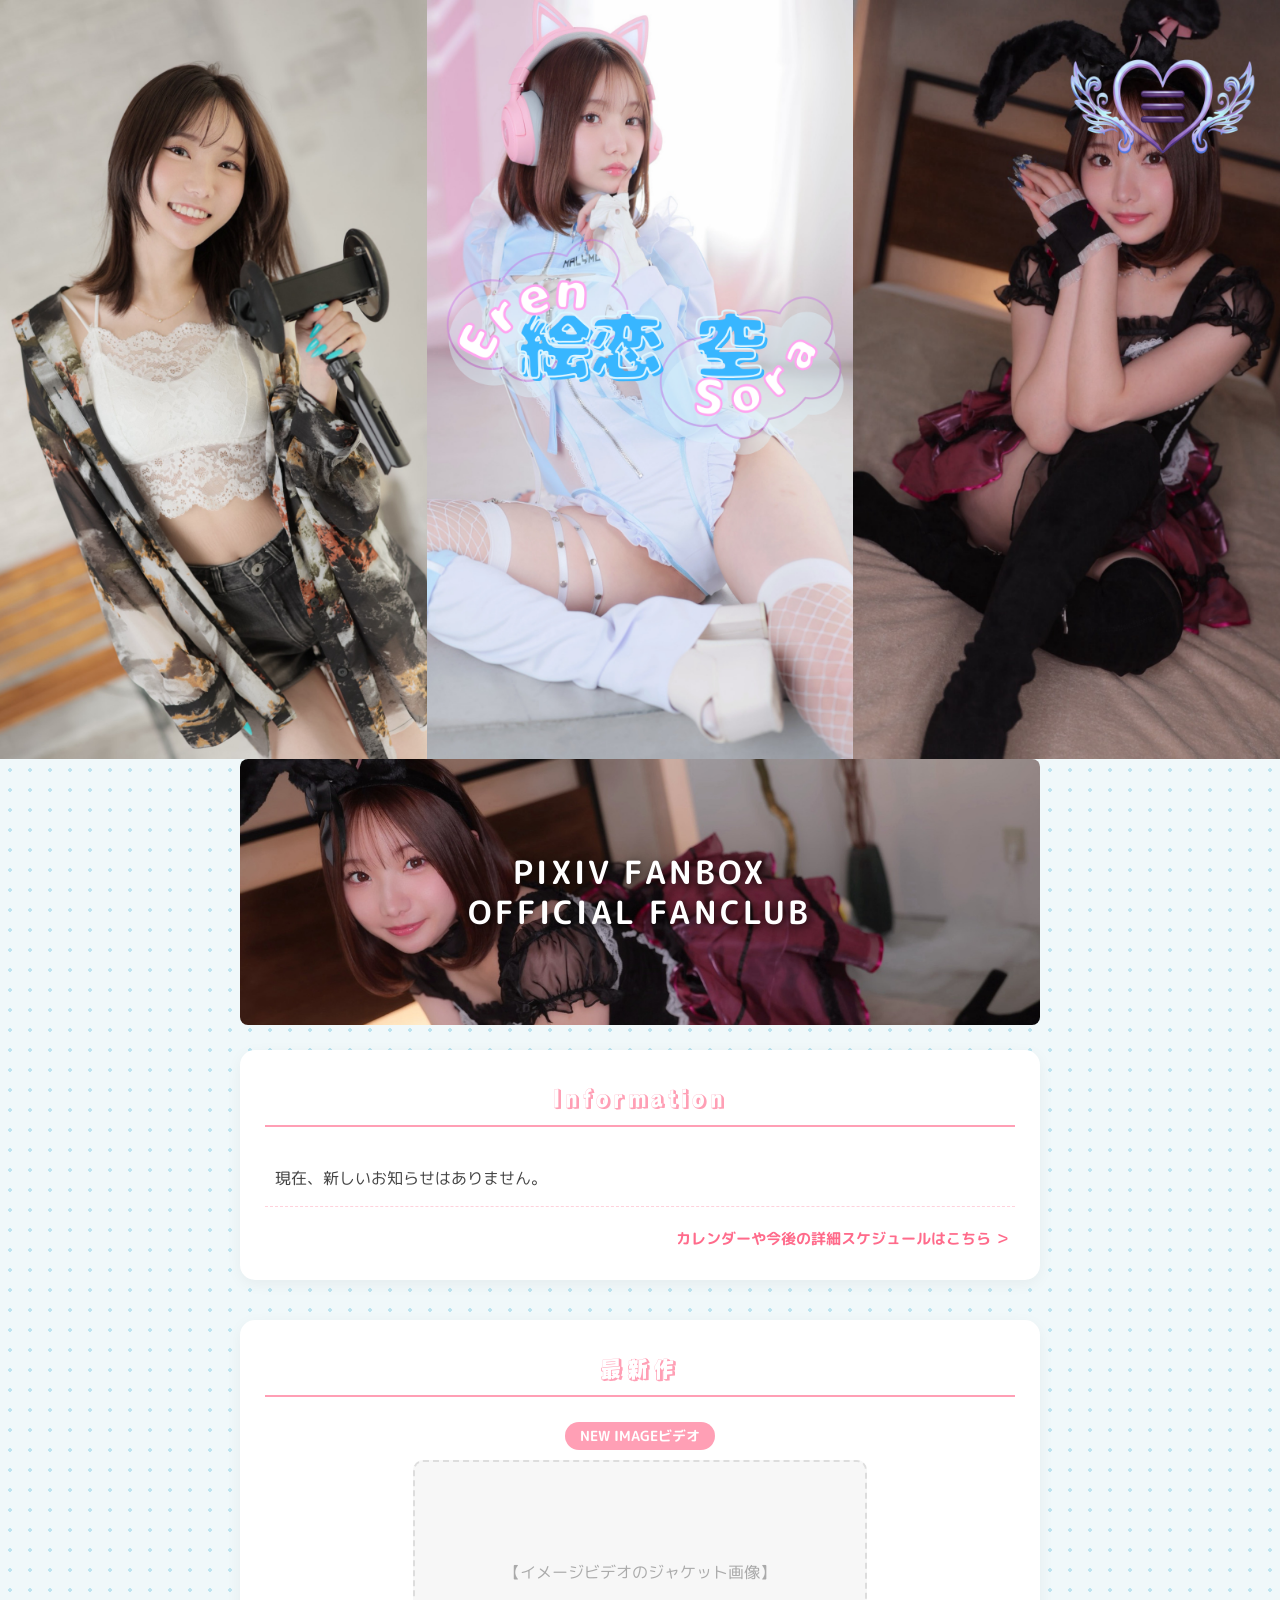
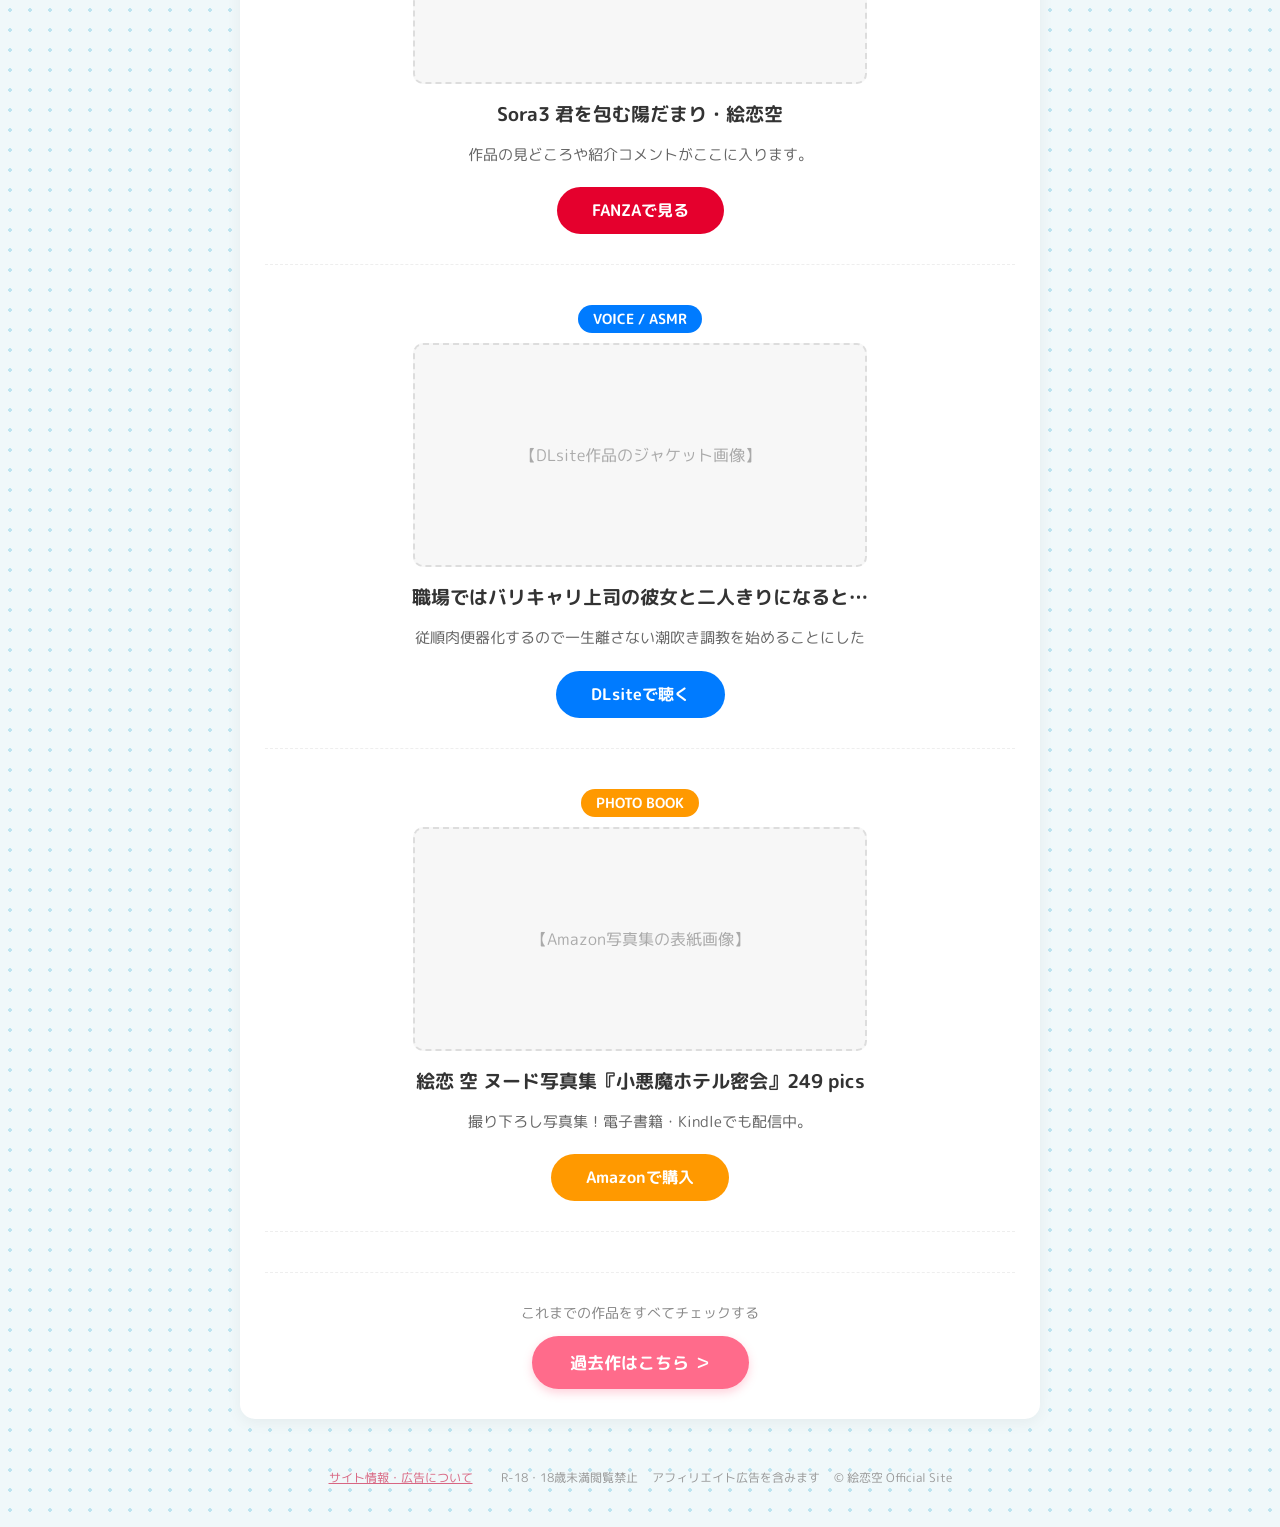
<file: index.html>
<!DOCTYPE html>
<html lang="ja">
<head>
    <meta charset="UTF-8">
    <meta name="viewport" content="width=device-width, initial-scale=1.0">
    <title>絵恋空 Official Site</title>
    <meta name="description" content="絵恋空 Official Site。配信スケジュール、作品情報、公式リンクをご案内します。">
    
    <!-- Googleフォントの読み込み -->
    <link rel="preconnect" href="https://fonts.googleapis.com">
    <link rel="preconnect" href="https://fonts.gstatic.com" crossorigin>
    <link href="https://fonts.googleapis.com/css2?family=M+PLUS+Rounded+1c:wght@400;700&family=Rampart+One&display=swap" rel="stylesheet">
    <link rel="stylesheet" href="back-to-top.css">
    
    <style>
        /* ========================================
           全体設定（ソース通りの水色ドット背景）
           ======================================== */
        body { 
            margin: 0; 
            font-family: 'M PLUS Rounded 1c', sans-serif; 
            color: #333; 
            overflow-x: hidden; /* 横揺れ・ズレを完全に防止 */
            background-color: #f0f8fa; 
            background-image: radial-gradient(#bce4f0 2px, transparent 2px); 
            background-size: 20px 20px; 
        }

        /* ========================================
           右上の可愛いメニューアイコン（雛形通りのサイズ：200px / 100px）
           ======================================== */
        .hamburger-menu {
            position: fixed;
            top: 20px;
            right: 20px;
            z-index: 999;
        }

        #menu-toggle {
            display: none;
        }

        .custom-menu-icon {
            display: block;
            width: 200px;
            height: 200px;
            cursor: pointer;
            z-index: 1000;
            position: relative;
        }

        .custom-menu-icon img {
            width: 100%;
            height: 100%;
            position: absolute;
            top: 0;
            left: 0;
            transition: all 0.3s ease;
        }

        .icon-close {
            opacity: 0;
            transform: scale(0.5) rotate(-45deg);
        }

        #menu-toggle:checked ~ .custom-menu-icon .icon-open {
            opacity: 0;
            transform: scale(0.5) rotate(45deg);
        }

        #menu-toggle:checked ~ .custom-menu-icon .icon-close {
            opacity: 1;
            transform: scale(1) rotate(0);
        }

        /* スライドメニューの中身 */
        .menu-content {
            position: fixed;
            top: 0;
            right: -100%;
            width: 250px;
            height: 100vh;
            background-color: rgba(255, 255, 255, 0.95);
            box-shadow: -2px 0 5px rgba(0,0,0,0.1);
            transition: all 0.3s;
            padding-top: 220px;
        }

        #menu-toggle:checked ~ .menu-content {
            right: 0;
        }

        .menu-content ul {
            list-style: none;
            padding: 0;
            margin: 0;
        }

        .menu-content li {
            text-align: center;
            border-bottom: 1px dashed #ccc;
        }

        .menu-content a {
            display: block;
            padding: 20px;
            text-decoration: none;
            color: #333;
            font-family: 'Rampart One', sans-serif;
            font-size: 1.5rem;
            transition: background 0.3s, color 0.3s;
        }

        .menu-content a:hover {
            background-color: #ffd1dc;
            color: white;
        }

        /* ========================================
           ① ファーストビュー（3枚画像：余白ゼロでピタッと密着）
           ======================================== */
        .top-images {
            display: flex;
            width: 100%;
            line-height: 0; /* 画像下の数ミリの隙間を完全消去 */
        }

        .top-images img {
            width: 33.333%;
            height: auto;
            display: block;
            vertical-align: bottom;
        }

        /* ========================================
           ② FANBOXバナー
           ======================================== */
        .banner-wrapper {
            width: 100%;
            margin: 0;
            padding: 0;
            line-height: 0; /* 画像下の隙間ゼロ */
        }

        .banner-flex {
            width: 100%;
            max-width: 1200px;
            margin: 0 auto;
            display: flex;
            align-items: center;
            justify-content: center;
            gap: 15px;
            box-sizing: border-box;
            padding: 0 15px;
        }

        /* 中央のFANBOXバナー */
        .full-width-banner {
            display: block; 
            position: relative;
            flex: 1;
            max-width: 800px; 
            text-decoration: none; 
            transition: opacity 0.3s ease; 
            line-height: 0;
        }

        .full-width-banner:hover {
            opacity: 0.85; 
        }

        .full-width-banner img {
            width: 100%; 
            height: auto; 
            display: block; 
            border-radius: 8px;
        }

        .banner-text {
            position: absolute;
            top: 50%;
            left: 50%;
            transform: translate(-50%, -50%);
            width: 100%;
            color: #fff;
            font-family: 'M PLUS Rounded 1c', sans-serif;
            font-size: 2rem;
            font-weight: 700;
            line-height: 1.25;
            letter-spacing: 0.1em;
            text-align: center;
            text-shadow: 2px 2px 10px rgba(0,0,0,0.8);
            pointer-events: none;
        }

        /* ========================================
           メインコンテンツエリア
           ======================================== */
        .container { 
            max-width: 800px; 
            margin: 25px auto 50px auto; 
            padding: 0 20px; 
        }

        .section {
            background: white; 
            padding: 30px 25px; 
            margin-bottom: 40px; 
            border-radius: 15px; 
            box-shadow: 0 4px 15px rgba(0,0,0,0.05); 
        }

        .site-footer {
            display: flex;
            flex-wrap: wrap;
            justify-content: center;
            gap: 5px 14px;
            margin: 28px auto 40px;
            padding: 0 20px;
            color: #999;
            text-align: center;
            font-size: .72rem;
            line-height: 1.6;
        }

        .site-footer a {
            margin-right: 14px;
            color: #d86682;
        }

        .section-title {
            font-family: 'Rampart One', sans-serif;
            font-weight: 400;
            text-align: center;
            color: #ff9fb5;
            border-bottom: 2px solid #ff9fb5;
            padding-bottom: 10px;
            margin-top: 0;
            margin-bottom: 25px;
            letter-spacing: 0.1em;
        }

        /* ========================================
           Information（予定リスト＋各行下線＋詳細リンク）
           ======================================== */
        .info-list {
            list-style: none;
            padding: 0;
            margin: 0 0 20px 0;
        }

        .info-list li {
            padding: 14px 10px;
            border-bottom: 1px dashed #ffd1dc;
            font-size: 1rem;
            line-height: 1.6;
            display: flex;
            flex-wrap: wrap;
            align-items: baseline;
        }

        .info-list li:last-child {
            border-bottom: 1px dashed #ffd1dc;
        }

        .info-date {
            font-weight: bold;
            color: #ff9fb5;
            margin-right: 15px;
            white-space: nowrap;
        }

        .info-text {
            color: #444;
            flex: 1;
        }

        .info-detail-link {
            text-align: right;
            margin-top: 15px;
            padding-right: 5px;
        }

        .info-detail-link a {
            color: #ff6b8b;
            text-decoration: none;
            font-weight: bold;
            font-size: 0.95rem;
            transition: opacity 0.3s;
        }

        .info-detail-link a:hover {
            opacity: 0.7;
            text-decoration: underline;
        }

        /* ========================================
           Latest Works（作品紹介カード）
           ======================================== */
        .work-card {
            text-align: center;
            margin-bottom: 40px;
            padding-bottom: 30px;
            border-bottom: 1px dashed #eee;
        }

        .work-card:last-of-type {
            border-bottom: none;
            margin-bottom: 20px;
            padding-bottom: 0;
        }

        .work-badge {
            display: inline-block;
            background-color: #ff9fb5;
            color: white;
            padding: 4px 15px;
            border-radius: 20px;
            font-size: 0.85rem;
            font-weight: bold;
            margin-bottom: 10px;
        }

        .work-card h3 {
            margin: 5px 0 10px 0;
            font-size: 1.2rem;
            color: #333;
        }

        .work-card p {
            font-size: 0.95rem;
            color: #666;
            margin-bottom: 20px;
            line-height: 1.6;
        }

        .work-image-placeholder {
            width: 100%;
            max-width: 450px;
            height: 220px;
            background-color: #f7f7f7;
            border: 2px dashed #ddd;
            line-height: 220px; 
            margin: 0 auto 15px auto;
            border-radius: 10px;
            color: #aaa;
        }

        /* 各種ボタン */
        .btn { 
            display: inline-block; 
            padding: 12px 35px; 
            color: white; 
            text-decoration: none; 
            border-radius: 30px; 
            font-weight: bold; 
            transition: opacity 0.3s, transform 0.2s;
        }
        
        .btn:hover {
            opacity: 0.85;
            transform: scale(1.02);
        }

        .btn-dmm { background-color: #e5002d; }
        .btn-dl { background-color: #007bff; }
        .btn-amazon { background-color: #ff9900; }
        
        /* 過去作一覧へのリンクボタン */
        .archive-area {
            text-align: center;
            margin-top: 30px;
            padding-top: 15px;
            border-top: 1px dashed #eee;
        }

        .btn-archive {
            background-color: #ff6b8b;
            font-size: 1.05rem;
            padding: 14px 38px;
            box-shadow: 0 4px 10px rgba(255, 107, 139, 0.3);
        }

        /* ========================================
           レスポンシブ切り替え（PC半分＆スマホ・モバイル対応）
           ======================================== */
        /* 幅1100px以下（PC画面半分、タブレット、スマホ） */
        @media screen and (max-width: 1100px) {
            .banner-flex {
                padding: 0;
                gap: 0;
            }
            .full-width-banner img {
                border-radius: 0;
            }

        }

        /* 幅900px以下（スマホ表示）：雛形通りの設定 */
        @media screen and (max-width: 900px) {
            .top-images .img-left,
            .top-images .img-right {
                display: none;
            }
            .top-images .img-center {
                width: 100%;
            }
            .custom-menu-icon {
                width: 100px;
                height: 100px;
            }
            .menu-content {
                padding-top: 120px;
            }
            .banner-text {
                font-size: 1.2rem;
            }
            .info-list li {
                padding: 12px 5px;
            }
        }
    </style>
</head>
<body>

    <!-- 右上の固定メニュー（羽アイコン：PC 200px / スマホ 100px） -->
    <div class="hamburger-menu">
        <input type="checkbox" id="menu-toggle">
        <label for="menu-toggle" class="custom-menu-icon">
            <img src="open.png" class="icon-open" alt="メニュー">
            <img src="close.png" class="icon-close" alt="閉じる">
        </label>
        
        <nav class="menu-content">
            <ul>
                <li><a href="profile.html">Profile</a></li>
                <li><a href="schedule.html">Schedule</a></li>
                <!----><li><a href="https://video.dmm.co.jp/av/list/?actress=1096339" target="_blank" rel="noopener noreferrer">Works</a></li>
                <li><a href="links.html">Official Links</a></li>
            </ul>
        </nav>
    </div>

    <!-- ① ファーストビュー（3枚画像：余白ゼロ） -->
    <div class="top-images">
        <img src="left.png" class="img-left" alt="">
        <img src="center半角.png" class="img-center" alt="絵恋空 Official Web Site">
        <img src="right.png" class="img-right" alt="">
    </div>

    <!-- ② FANBOX 横長バナー -->
    <div class="banner-wrapper">
        <div class="banner-flex">
            <a href="https://erensora.fanbox.cc/" class="full-width-banner" target="_blank">
                <img src="fanbox.png" alt="PIXIV FANBOX OFFICIAL FANCLUB">
                <span class="banner-text">PIXIV FANBOX<br>OFFICIAL FANCLUB</span>
            </a>
        </div>
    </div>

    <!-- メインコンテンツ -->
    <div class="container">

        <!-- ③ トップのインフォメーション（予定リスト＋1行ごと下線＋スケジュールリンク） -->
        <section id="info" class="section">
            <h2 class="section-title">Information</h2>
            <ul class="info-list">
                <li>
                    <span class="info-text">現在、新しいお知らせはありません。</span>
                </li>

                <!-- お知らせ追加用の雛形：下の3行をコピーし、このコメントの外に貼って書き換えます。
                <li>
                    <span class="info-date">2026.09.05</span>
                    <span class="info-text">ここに短いお知らせを書きます。</span>
                </li>
                -->
            </ul>
            <div class="info-detail-link">
                <a href="schedule.html">カレンダーや今後の詳細スケジュールはこちら ＞</a>
            </div>
        </section>

        <!-- ④ 一番下：最新作（Works） -->
        <section id="latest-works" class="section">
            <h2 class="section-title">最新作</h2>

            <!-- 最新作①：イメージビデオ -->
            <div class="work-card">
                <span class="work-badge">NEW IMAGEビデオ</span>
                <div class="work-image-placeholder">【イメージビデオのジャケット画像】</div> 
                <h3>Sora3 君を包む陽だまり・絵恋空</h3>
                <p>作品の見どころや紹介コメントがここに入ります。</p>
                <!-- あとでアフィリンクにする-->
                <a href="https://video.dmm.co.jp/av/list/?actress=1096339" class="btn btn-dmm" target="_blank">FANZAで見る</a>
            </div>

            <!-- 最新作②：DLサイト -->
            <div class="work-card">
                <span class="work-badge" style="background-color: #007bff;">VOICE / ASMR</span>
                <div class="work-image-placeholder">【DLsite作品のジャケット画像】</div> 
                <h3>職場ではバリキャリ上司の彼女と二人きりになると…</h3>
                <p>従順肉便器化するので一生離さない潮吹き調教を始めることにした</p>
                <!-- あとでアフィリンクにする-->
                <a href="https://www.dlsite.com/maniax/work/=/product_id/RJ01673925.html" class="btn btn-dl" target="_blank">DLsiteで聴く</a>
            </div>

            <!-- 最新作③：Amazon写真集 -->
            <div class="work-card">
                <span class="work-badge" style="background-color: #ff9900;">PHOTO BOOK</span>
                <div class="work-image-placeholder">【Amazon写真集の表紙画像】</div> 
                <h3>絵恋 空 ヌード写真集『小悪魔ホテル密会』249 pics </h3>
                <p>撮り下ろし写真集！電子書籍・Kindleでも配信中。</p>
                <!-- あとでアフィリンクにする-->
                <a href="https://www.amazon.co.jp/dp/B0H7GDNDVN" class="btn btn-amazon" target="_blank">Amazonで購入</a>
            </div>

            <!-- 過去作一覧へのリンクボタン -->
            <div class="archive-area">
                <p style="color: #888; font-size: 0.9rem; margin-bottom: 12px;">これまでの作品をすべてチェックする</p>
                <a href="https://video.dmm.co.jp/av/list/?actress=1096339" class="btn btn-archive" target="_blank" rel="noopener noreferrer">過去作はこちら ＞</a>
            </div>

        </section>

    </div>

    <footer class="site-footer">
        <a href="site-info.html">サイト情報・広告について</a>
        <span>R-18・18歳未満閲覧禁止</span>
        <span>アフィリエイト広告を含みます</span>
        <span>© 絵恋空 Official Site</span>
    </footer>

    <button class="back-to-top" type="button" aria-label="ページ上部へ戻る" title="ページ上部へ戻る">
        <span aria-hidden="true">↑</span>
    </button>
    <script src="back-to-top.js"></script>

</body>
</html>
</file>
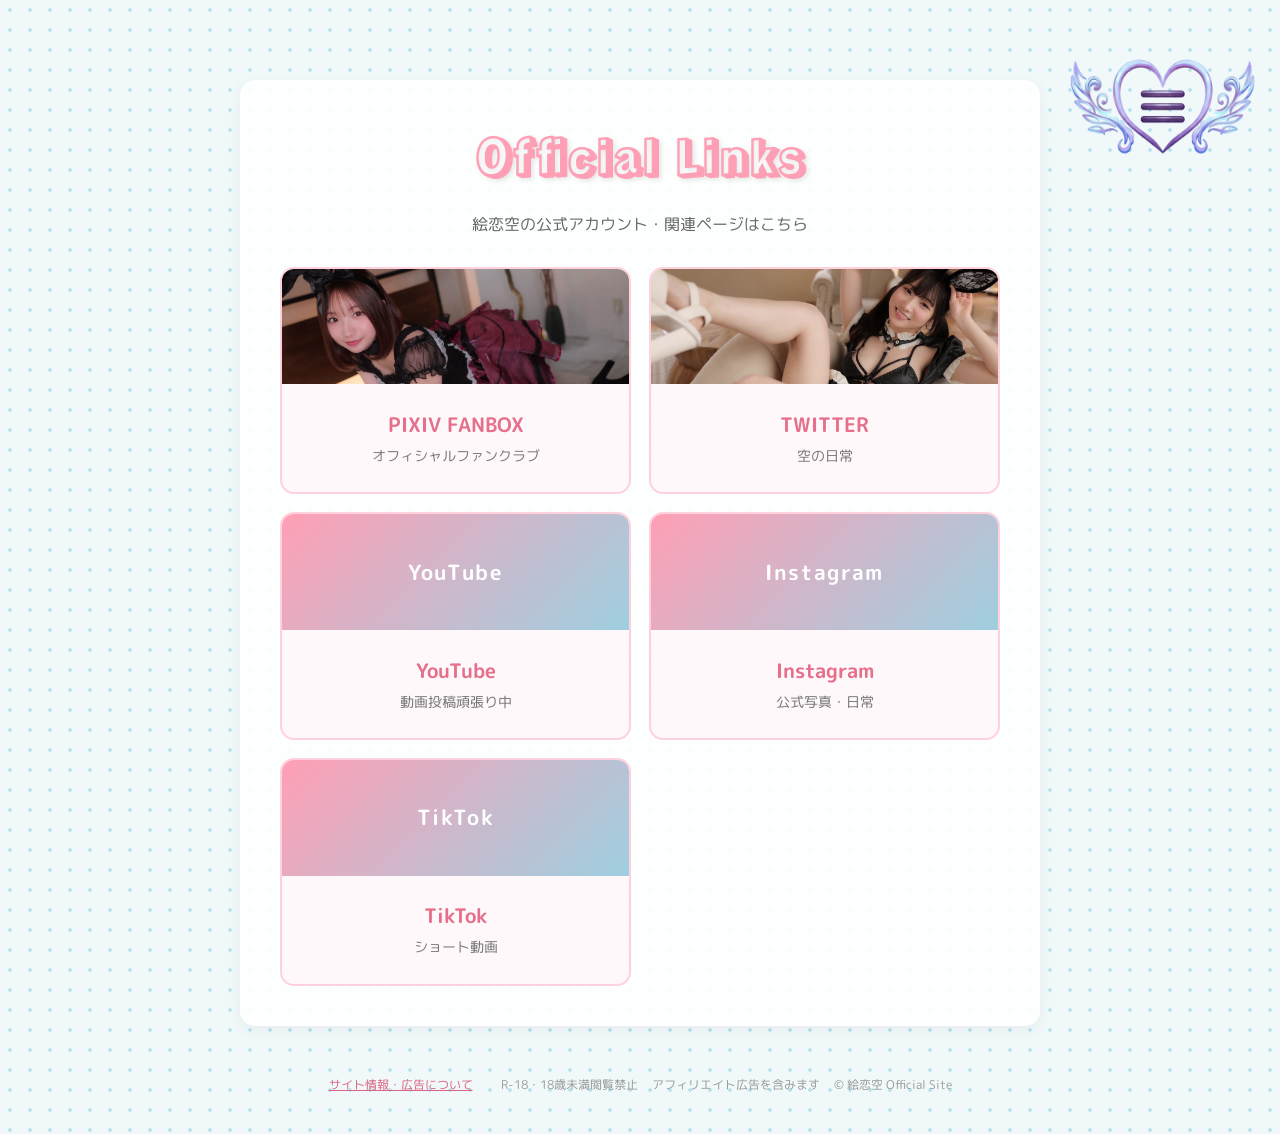
<file: links.html>
<!DOCTYPE html>
<html lang="ja">
<head>
    <meta charset="UTF-8">
    <meta name="viewport" content="width=device-width, initial-scale=1.0">
    <title>Official Links - 絵恋空 Official Site</title>
    
    <!-- フォントの読み込み -->
    <link rel="preconnect" href="https://fonts.googleapis.com">
    <link rel="preconnect" href="https://fonts.gstatic.com" crossorigin>
    <link href="https://fonts.googleapis.com/css2?family=M+PLUS+Rounded+1c:wght@400;700&family=Rampart+One&display=swap" rel="stylesheet">
    <link rel="stylesheet" href="back-to-top.css">
    
    <style>
        /* ========================================
           全体設定（トップページと共通）
           ======================================== */
        body { 
            margin: 0; 
            font-family: 'M PLUS Rounded 1c', sans-serif; 
            color: #333; 
            overflow-x: hidden;
            background-color: #f0f8fa; 
            background-image: radial-gradient(#bce4f0 2px, transparent 2px); 
            background-size: 20px 20px; 
        }

        /* ========================================
           コンテンツエリア（ページの中身を囲む箱）
           ======================================== */
        .container { 
            max-width: 800px; 
            margin: 80px auto 50px; /* 上に少し多めの余白（アイコンと被らないため） */
            padding: 0 20px; 
        }

        .page-content {
            background: rgba(255, 255, 255, 0.9); /* 少し透ける白背景で可愛く */
            padding: 40px; 
            border-radius: 15px; 
            box-shadow: 0 4px 15px rgba(0,0,0,0.05); 
        }

        /* ページタイトルのデザイン */
        h1.page-title {
            font-family: 'Rampart One', sans-serif;
            text-align: center;
            font-size: 3rem;
            color: #ff9fb5;
            margin-top: 0;
            margin-bottom: 30px;
            text-shadow: 2px 2px 5px rgba(0,0,0,0.1);
        }

        .site-footer {
            display: flex;
            flex-wrap: wrap;
            justify-content: center;
            gap: 5px 14px;
            margin: 28px auto 40px;
            padding: 0 20px;
            color: #999;
            text-align: center;
            font-size: .72rem;
            line-height: 1.6;
        }

        .site-footer a { margin-right: 14px; color: #d86682; }

        .links-intro {
            margin: -10px 0 28px;
            color: #666;
            line-height: 1.8;
            text-align: center;
        }

        .official-links {
            display: grid;
            grid-template-columns: repeat(2, minmax(0, 1fr));
            gap: 18px;
        }

        .official-link {
            display: flex;
            flex-direction: column;
            overflow: hidden;
            color: #333;
            background: #fff8fa;
            border: 2px solid #ffd1dc;
            border-radius: 14px;
            text-align: center;
            text-decoration: none;
            box-sizing: border-box;
            transition: transform 0.2s ease, box-shadow 0.2s ease, background 0.2s ease;
        }

        .link-image {
            display: block;
            width: 100%;
            aspect-ratio: 3 / 1;
            object-fit: cover;
        }

        .link-image-placeholder {
            display: flex;
            align-items: center;
            justify-content: center;
            width: 100%;
            aspect-ratio: 3 / 1;
            color: #fff;
            background: linear-gradient(135deg, #ff9fb5, #9ecfe0);
            font-size: 1.3rem;
            font-weight: 700;
            letter-spacing: .08em;
        }

        .link-content {
            display: flex;
            flex: 1;
            flex-direction: column;
            justify-content: center;
            min-height: 76px;
            padding: 16px 18px;
        }

        .official-link:hover {
            transform: translateY(-3px);
            background: #fff;
            box-shadow: 0 6px 16px rgba(255, 159, 181, 0.25);
        }

        .link-name {
            color: #e66f8b;
            font-size: 1.25rem;
            font-weight: 700;
        }

        .link-description {
            margin-top: 7px;
            color: #777;
            font-size: 0.9rem;
            line-height: 1.5;
        }

        /* ========================================
           ハンバーガーメニュー（トップページと完全に同じ）
           ======================================== */
        .hamburger-menu {
            position: fixed;
            top: 20px;
            right: 20px;
            z-index: 999;
        }

        #menu-toggle { display: none; }

        .custom-menu-icon {
            display: block;
            width: 200px;  
            height: 200px;
            cursor: pointer;
            z-index: 1000;
            position: relative;
        }

        .custom-menu-icon img {
            width: 100%;
            height: 100%;
            position: absolute;
            top: 0;
            left: 0;
            transition: all 0.3s ease;
        }

        .icon-close {
            opacity: 0;
            transform: scale(0.5) rotate(-45deg);
        }

        #menu-toggle:checked ~ .custom-menu-icon .icon-open {
            opacity: 0;
            transform: scale(0.5) rotate(45deg);
        }

        #menu-toggle:checked ~ .custom-menu-icon .icon-close {
            opacity: 1;
            transform: scale(1) rotate(0);
        }

        .menu-content {
            position: fixed;
            top: 0;
            right: -100%;
            width: 250px;
            height: 100vh;
            background-color: rgba(255, 255, 255, 0.95);
            box-shadow: -2px 0 5px rgba(0,0,0,0.1);
            transition: all 0.3s;
            padding-top: 220px; 
        }

        .menu-content ul {
            list-style: none;
            padding: 0;
            margin: 0;
        }

        .menu-content li {
            text-align: center;
            border-bottom: 1px dashed #ccc;
        }

        .menu-content a {
            display: block;
            padding: 20px;
            text-decoration: none;
            color: #333;
            font-family: 'Rampart One', sans-serif;
            font-size: 1.5rem;
            transition: background 0.3s, color 0.3s;
        }

        .menu-content a:hover {
            background-color: #ffd1dc;
            color: white;
        }

        #menu-toggle:checked ~ .menu-content {
            right: 0;
        }

@media screen and (max-width: 900px) {
    .custom-menu-icon {
        width: 100px;  /* スマホでの幅（好みのサイズに調整してください） */
        height: 100px; /* 幅と同じ数値にします */
    }
    
    /* ↓追加：アイコンに合わせてメニュー内の上の隙間も少し狭くする */
    .menu-content {
        padding-top: 120px; 
    }

    .page-content {
        padding: 30px 18px;
    }

    h1.page-title {
        font-size: 2.3rem;
    }

    .official-links {
        grid-template-columns: 1fr;
    }
}
    </style>
</head>
<body>

    <!-- 右上の固定ハンバーガーメニュー（全ページ共通） -->
    <div class="hamburger-menu">
        <input type="checkbox" id="menu-toggle">
        
        <label for="menu-toggle" class="custom-menu-icon">
            <img src="open.png" class="icon-open" alt="メニュー">
            <img src="close.png" class="icon-close" alt="閉じる">
        </label>
        
        <nav class="menu-content">
            <ul>
                <!-- トップページに戻るリンクを追加しておくと便利です -->
                <li><a href="index.html">Home</a></li> 
                <li><a href="profile.html">Profile</a></li>
                <li><a href="schedule.html">Schedule</a></li>
                <li><a href="https://video.dmm.co.jp/av/list/?actress=1096339" target="_blank" rel="noopener noreferrer">Works</a></li>
                <li><a href="links.html">Official Links</a></li>
            </ul>
        </nav>
    </div>

    <!-- ページの中身エリア -->
    <div class="container">
        <div class="page-content">
            
            <!-- ここから自由にページの中身を書いていきます -->
            <h1 class="page-title">Official Links</h1>
            <p class="links-intro">絵恋空の公式アカウント・関連ページはこちら</p>

            <div class="official-links">
                <a href="https://erensora.fanbox.cc/" class="official-link" target="_blank" rel="noopener noreferrer">
                    <img src="fanbox.png" class="link-image" alt="PIXIV FANBOX">
                    <span class="link-content">
                        <span class="link-name">PIXIV FANBOX</span>
                        <span class="link-description">オフィシャルファンクラブ</span>
                    </span>
                </a>
                <a href="https://x.com/eren_cmore" class="official-link" target="_blank" rel="noopener noreferrer">
                    <img src="twitter.png" class="link-image" alt="サービス名">
                    <span class="link-content">
                        <span class="link-name">TWITTER</span>
                        <span class="link-description">空の日常</span>
                    </span>
                </a>
                <a href="https://www.youtube.com/@erensora" class="official-link" target="_blank" rel="noopener noreferrer">
                    <div class="link-image-placeholder" aria-label="YouTube">YouTube</div>
                    <span class="link-content">
                        <span class="link-name">YouTube</span>
                        <span class="link-description">動画投稿頑張り中</span>
                    </span>
                </a>
                <a href="https://www.instagram.com/erensora_official" class="official-link" target="_blank" rel="noopener noreferrer">
                    <div class="link-image-placeholder" aria-label="Instagram">Instagram</div>
                    <span class="link-content">
                        <span class="link-name">Instagram</span>
                        <span class="link-description">公式写真・日常</span>
                    </span>
                </a>
                <a href="https://www.tiktok.com/@erensora_" class="official-link" target="_blank" rel="noopener noreferrer">
                    <div class="link-image-placeholder" aria-label="TikTok">TikTok</div>
                    <span class="link-content">
                        <span class="link-name">TikTok</span>
                        <span class="link-description">ショート動画</span>
                    </span>
                </a>
                <!-- リンク追加用の雛形：このaタグ全体をコピーして、URL・画像・名前・説明を書き換えます。
                <a href="ここにURL" class="official-link" target="_blank" rel="noopener noreferrer">
                    <img src="ここに画像ファイル名" class="link-image" alt="サービス名">
                    <span class="link-content">
                        <span class="link-name">サービス名</span>
                        <span class="link-description">ここに短い説明を書きます</span>
                    </span>
                </a>
                -->
            </div>

            <!-- ここまで -->

        </div>
    </div>

    <footer class="site-footer">
        <a href="site-info.html">サイト情報・広告について</a>
        <span>R-18・18歳未満閲覧禁止</span>
        <span>アフィリエイト広告を含みます</span>
        <span>© 絵恋空 Official Site</span>
    </footer>

    <button class="back-to-top" type="button" aria-label="ページ上部へ戻る" title="ページ上部へ戻る">
        <span aria-hidden="true">↑</span>
    </button>
    <script src="back-to-top.js"></script>

</body>
</html>
</file>
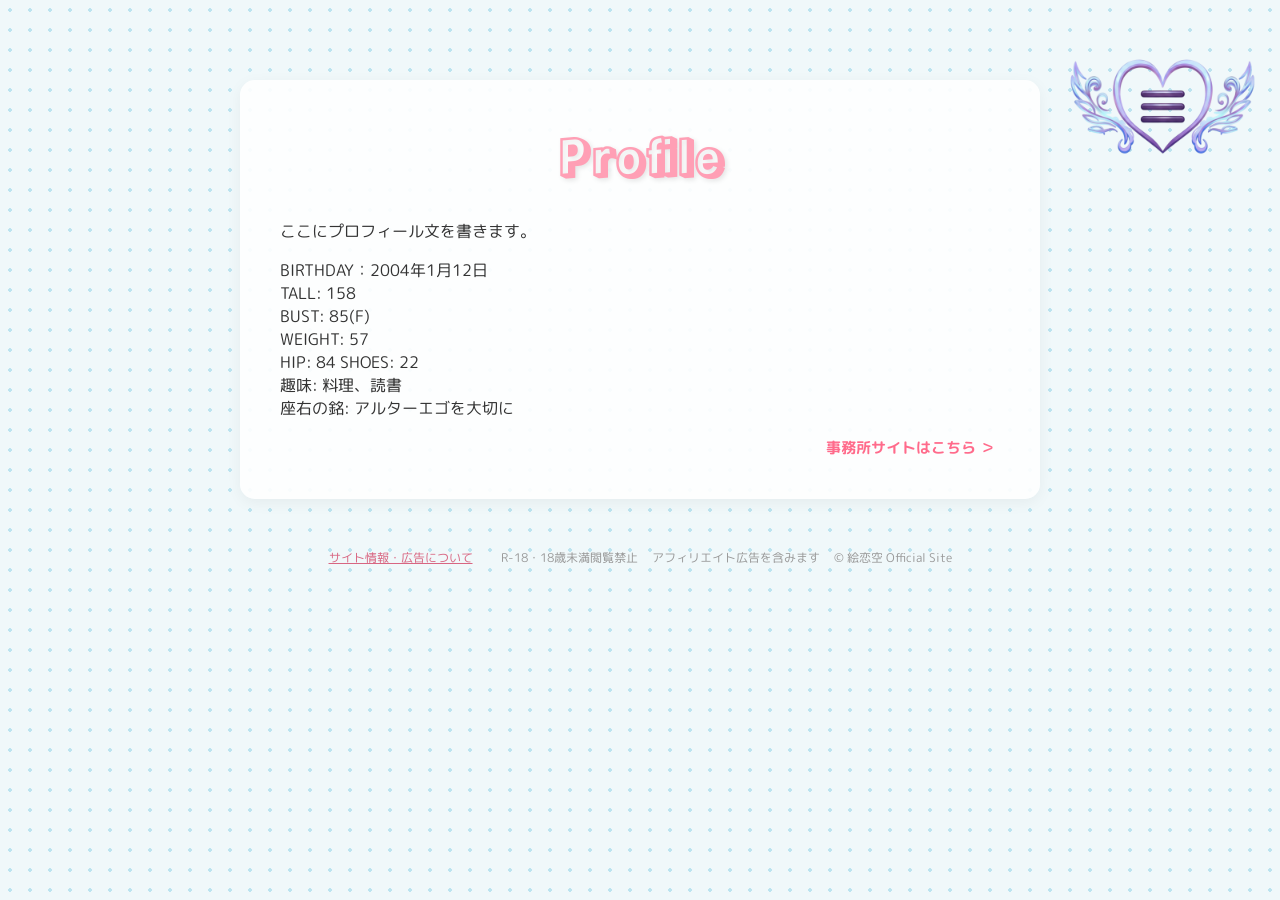
<file: profile.html>
<!DOCTYPE html>
<html lang="ja">
<head>
    <meta charset="UTF-8">
    <meta name="viewport" content="width=device-width, initial-scale=1.0">
    <title>Profile - 絵恋空 Official Site</title>
    
    <!-- フォントの読み込み -->
    <link rel="preconnect" href="https://fonts.googleapis.com">
    <link rel="preconnect" href="https://fonts.gstatic.com" crossorigin>
    <link href="https://fonts.googleapis.com/css2?family=M+PLUS+Rounded+1c:wght@400;700&family=Rampart+One&display=swap" rel="stylesheet">
    <link rel="stylesheet" href="back-to-top.css">
    
    <style>
        /* ========================================
           全体設定（トップページと共通）
           ======================================== */
        body { 
            margin: 0; 
            font-family: 'M PLUS Rounded 1c', sans-serif; 
            color: #333; 
            overflow-x: hidden;
            background-color: #f0f8fa; 
            background-image: radial-gradient(#bce4f0 2px, transparent 2px); 
            background-size: 20px 20px; 
        }

        /* ========================================
           コンテンツエリア（ページの中身を囲む箱）
           ======================================== */
        .container { 
            max-width: 800px; 
            margin: 80px auto 50px; /* 上に少し多めの余白（アイコンと被らないため） */
            padding: 0 20px; 
        }

        .page-content {
            background: rgba(255, 255, 255, 0.9); /* 少し透ける白背景で可愛く */
            padding: 40px; 
            border-radius: 15px; 
            box-shadow: 0 4px 15px rgba(0,0,0,0.05); 
        }

        /* ページタイトルのデザイン */
        h1.page-title {
            font-family: 'Rampart One', sans-serif;
            text-align: center;
            font-size: 3rem;
            color: #ff9fb5;
            margin-top: 0;
            margin-bottom: 30px;
            text-shadow: 2px 2px 5px rgba(0,0,0,0.1);
        }

        .info-detail-link {
            text-align: right;
            margin-top: 15px;
            padding-right: 5px;
        }

        .info-detail-link a {
            color: #ff6b8b;
            text-decoration: none;
            font-weight: bold;
            font-size: 0.95rem;
            transition: opacity 0.3s;
        }

        .info-detail-link a:hover {
            opacity: 0.7;
            text-decoration: underline;
        }

        .site-footer {
            display: flex;
            flex-wrap: wrap;
            justify-content: center;
            gap: 5px 14px;
            margin: 28px auto 40px;
            padding: 0 20px;
            color: #999;
            text-align: center;
            font-size: .72rem;
            line-height: 1.6;
        }

        .site-footer a { margin-right: 14px; color: #d86682; }

        /* ========================================
           ハンバーガーメニュー（トップページと完全に同じ）
           ======================================== */
        .hamburger-menu {
            position: fixed;
            top: 20px;
            right: 20px;
            z-index: 999;
        }

        #menu-toggle { display: none; }

        .custom-menu-icon {
            display: block;
            width: 200px;  
            height: 200px;
            cursor: pointer;
            z-index: 1000;
            position: relative;
        }

        .custom-menu-icon img {
            width: 100%;
            height: 100%;
            position: absolute;
            top: 0;
            left: 0;
            transition: all 0.3s ease;
        }

        .icon-close {
            opacity: 0;
            transform: scale(0.5) rotate(-45deg);
        }

        #menu-toggle:checked ~ .custom-menu-icon .icon-open {
            opacity: 0;
            transform: scale(0.5) rotate(45deg);
        }

        #menu-toggle:checked ~ .custom-menu-icon .icon-close {
            opacity: 1;
            transform: scale(1) rotate(0);
        }

        .menu-content {
            position: fixed;
            top: 0;
            right: -100%;
            width: 250px;
            height: 100vh;
            background-color: rgba(255, 255, 255, 0.95);
            box-shadow: -2px 0 5px rgba(0,0,0,0.1);
            transition: all 0.3s;
            padding-top: 220px; 
        }

        .menu-content ul {
            list-style: none;
            padding: 0;
            margin: 0;
        }

        .menu-content li {
            text-align: center;
            border-bottom: 1px dashed #ccc;
        }

        .menu-content a {
            display: block;
            padding: 20px;
            text-decoration: none;
            color: #333;
            font-family: 'Rampart One', sans-serif;
            font-size: 1.5rem;
            transition: background 0.3s, color 0.3s;
        }

        .menu-content a:hover {
            background-color: #ffd1dc;
            color: white;
        }

        #menu-toggle:checked ~ .menu-content {
            right: 0;
        }

@media screen and (max-width: 900px) {
    .custom-menu-icon {
        width: 100px;  /* スマホでの幅（好みのサイズに調整してください） */
        height: 100px; /* 幅と同じ数値にします */
    }
    
    /* ↓追加：アイコンに合わせてメニュー内の上の隙間も少し狭くする */
    .menu-content {
        padding-top: 120px; 
    }
}
    </style>
</head>
<body>

    <!-- 右上の固定ハンバーガーメニュー（全ページ共通） -->
    <div class="hamburger-menu">
        <input type="checkbox" id="menu-toggle">
        
        <label for="menu-toggle" class="custom-menu-icon">
            <img src="open.png" class="icon-open" alt="メニュー">
            <img src="close.png" class="icon-close" alt="閉じる">
        </label>
        
        <nav class="menu-content">
            <ul>
                <!-- トップページに戻るリンクを追加しておくと便利です -->
                <li><a href="index.html">Home</a></li> 
                <li><a href="profile.html">Profile</a></li>
                <li><a href="schedule.html">Schedule</a></li>
                <li><a href="https://video.dmm.co.jp/av/list/?actress=1096339" target="_blank" rel="noopener noreferrer">Works</a></li>
                <li><a href="links.html">Official Links</a></li>
            </ul>
        </nav>
    </div>

    <!-- ページの中身エリア -->
    <div class="container">
        <div class="page-content">
            
            <!-- ここから自由にページの中身を書いていきます -->
            <h1 class="page-title">Profile</h1>
            
            <p>ここにプロフィール文を書きます。</p>
            <p>BIRTHDAY：2004年1月12日<br>
                TALL: 158<br>
                BUST: 85(F)<br>
                WEIGHT: 57<br>
                HIP: 84
                SHOES: 22<br>
                趣味: 料理、読書<br>
                座右の銘: アルターエゴを大切に<br>
                </p>
                <div class="info-detail-link">
                    <a href="https://cmore.jp/official/model-eren.html">事務所サイトはこちら ＞</a>
                </div>

            <!-- ここまで -->

        </div>
    </div>

    <footer class="site-footer">
        <a href="site-info.html">サイト情報・広告について</a>
        <span>R-18・18歳未満閲覧禁止</span>
        <span>アフィリエイト広告を含みます</span>
        <span>© 絵恋空 Official Site</span>
    </footer>

    <button class="back-to-top" type="button" aria-label="ページ上部へ戻る" title="ページ上部へ戻る">
        <span aria-hidden="true">↑</span>
    </button>
    <script src="back-to-top.js"></script>

</body>
</html>
</file>
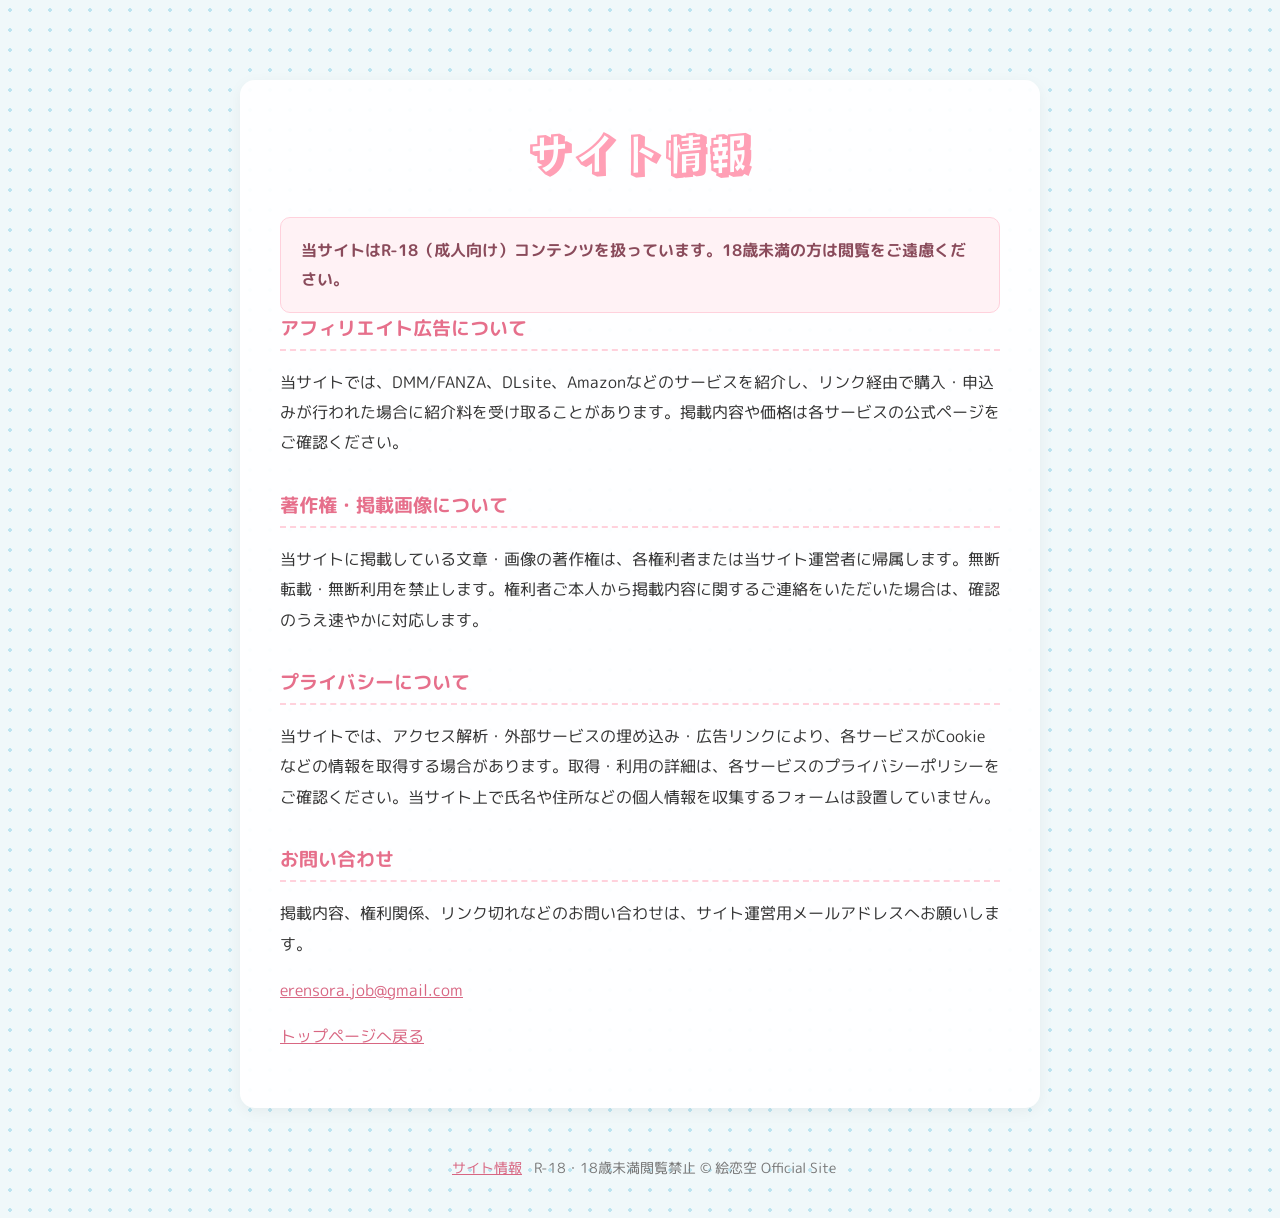
<file: site-info.html>
<!DOCTYPE html>
<html lang="ja">
<head>
    <meta charset="UTF-8">
    <meta name="viewport" content="width=device-width, initial-scale=1.0">
    <title>サイト情報 - 絵恋空 Official Site</title>
    <meta name="description" content="絵恋空 Official Siteのサイト情報、広告掲載、著作権、プライバシーについて。">
    <link rel="preconnect" href="https://fonts.googleapis.com">
    <link rel="preconnect" href="https://fonts.gstatic.com" crossorigin>
    <link href="https://fonts.googleapis.com/css2?family=M+PLUS+Rounded+1c:wght@400;700&family=Rampart+One&display=swap" rel="stylesheet">
    <link rel="stylesheet" href="back-to-top.css">
    <style>
        body {
            margin: 0;
            font-family: 'M PLUS Rounded 1c', sans-serif;
            color: #333;
            background-color: #f0f8fa;
            background-image: radial-gradient(#bce4f0 2px, transparent 2px);
            background-size: 20px 20px;
        }
        .container {
            max-width: 800px;
            margin: 80px auto 50px;
            padding: 0 20px;
        }
        .page-content {
            background: rgba(255,255,255,.92);
            padding: 40px;
            border-radius: 15px;
            box-shadow: 0 4px 15px rgba(0,0,0,.05);
        }
        h1 {
            margin: 0 0 32px;
            color: #ff9fb5;
            font-family: 'Rampart One', sans-serif;
            font-size: 2.8rem;
            text-align: center;
        }
        h2 {
            margin: 32px 0 12px;
            padding-bottom: 7px;
            color: #e66f8b;
            font-size: 1.2rem;
            border-bottom: 2px dashed #ffd1dc;
        }
        h2:first-of-type { margin-top: 0; }
        p { line-height: 1.9; }
        a { color: #d86682; }
        .notice {
            padding: 18px 20px;
            color: #8a4b5b;
            background: #fff2f5;
            border: 1px solid #ffd1dc;
            border-radius: 10px;
            font-weight: 700;
            line-height: 1.8;
        }
        footer {
            margin: 28px auto 40px;
            color: #777;
            text-align: center;
            font-size: .85rem;
        }
        footer a { margin: 0 8px; }
        @media (max-width: 700px) {
            .page-content { padding: 28px 18px; }
            h1 { font-size: 2.3rem; }
        }
    </style>
</head>
<body>
    <main class="container">
        <article class="page-content">
            <h1>サイト情報</h1>

            <div class="notice">
                当サイトはR-18（成人向け）コンテンツを扱っています。18歳未満の方は閲覧をご遠慮ください。
            </div>

            <h2>アフィリエイト広告について</h2>
            <p>当サイトでは、DMM/FANZA、DLsite、Amazonなどのサービスを紹介し、リンク経由で購入・申込みが行われた場合に紹介料を受け取ることがあります。掲載内容や価格は各サービスの公式ページをご確認ください。</p>

            <h2>著作権・掲載画像について</h2>
            <p>当サイトに掲載している文章・画像の著作権は、各権利者または当サイト運営者に帰属します。無断転載・無断利用を禁止します。権利者ご本人から掲載内容に関するご連絡をいただいた場合は、確認のうえ速やかに対応します。</p>

            <h2>プライバシーについて</h2>
            <p>当サイトでは、アクセス解析・外部サービスの埋め込み・広告リンクにより、各サービスがCookieなどの情報を取得する場合があります。取得・利用の詳細は、各サービスのプライバシーポリシーをご確認ください。当サイト上で氏名や住所などの個人情報を収集するフォームは設置していません。</p>

            <h2>お問い合わせ</h2>
            <p>掲載内容、権利関係、リンク切れなどのお問い合わせは、サイト運営用メールアドレスへお願いします。</p>
            <p><a href="mailto:erensora.job@gmail.com">erensora.job@gmail.com</a></p>

            <p><a href="index.html">トップページへ戻る</a></p>
        </article>
    </main>
    <footer>
        <a href="site-info.html">サイト情報</a>
        <span>R-18・18歳未満閲覧禁止</span>
        <span>© 絵恋空 Official Site</span>
    </footer>

    <button class="back-to-top" type="button" aria-label="ページ上部へ戻る" title="ページ上部へ戻る">
        <span aria-hidden="true">↑</span>
    </button>
    <script src="back-to-top.js"></script>
</body>
</html>
</file>
<file: back-to-top.css>
/* ページ上部へ戻るボタン（全ページ共通） */
.back-to-top {
    position: fixed;
    right: clamp(16px, 3vw, 28px);
    bottom: clamp(16px, 3vw, 28px);
    z-index: 998;
    display: grid;
    place-items: center;
    width: 50px;
    height: 50px;
    padding: 0;
    border: 1px solid rgba(216, 102, 130, .28);
    border-radius: 50%;
    color: #d86682;
    background: rgba(255, 255, 255, .94);
    box-shadow: 0 4px 14px rgba(90, 145, 165, .2);
    font: 700 1.55rem/1 'M PLUS Rounded 1c', sans-serif;
    cursor: pointer;
    opacity: 0;
    visibility: hidden;
    transform: translateY(12px);
    transition: opacity .25s ease, visibility .25s ease, transform .25s ease,
        background-color .2s ease, color .2s ease;
    -webkit-tap-highlight-color: transparent;
}

.back-to-top.is-visible {
    opacity: 1;
    visibility: visible;
    transform: translateY(0);
}

.back-to-top:hover {
    color: #fff;
    background: #ff9fb5;
}

.back-to-top:focus-visible {
    outline: 3px solid rgba(216, 102, 130, .35);
    outline-offset: 3px;
}

@media (max-width: 600px) {
    .back-to-top {
        width: 44px;
        height: 44px;
        font-size: 1.35rem;
    }
}

@media (prefers-reduced-motion: reduce) {
    .back-to-top {
        transition: opacity .15s ease, visibility .15s ease;
    }
}
</file>
